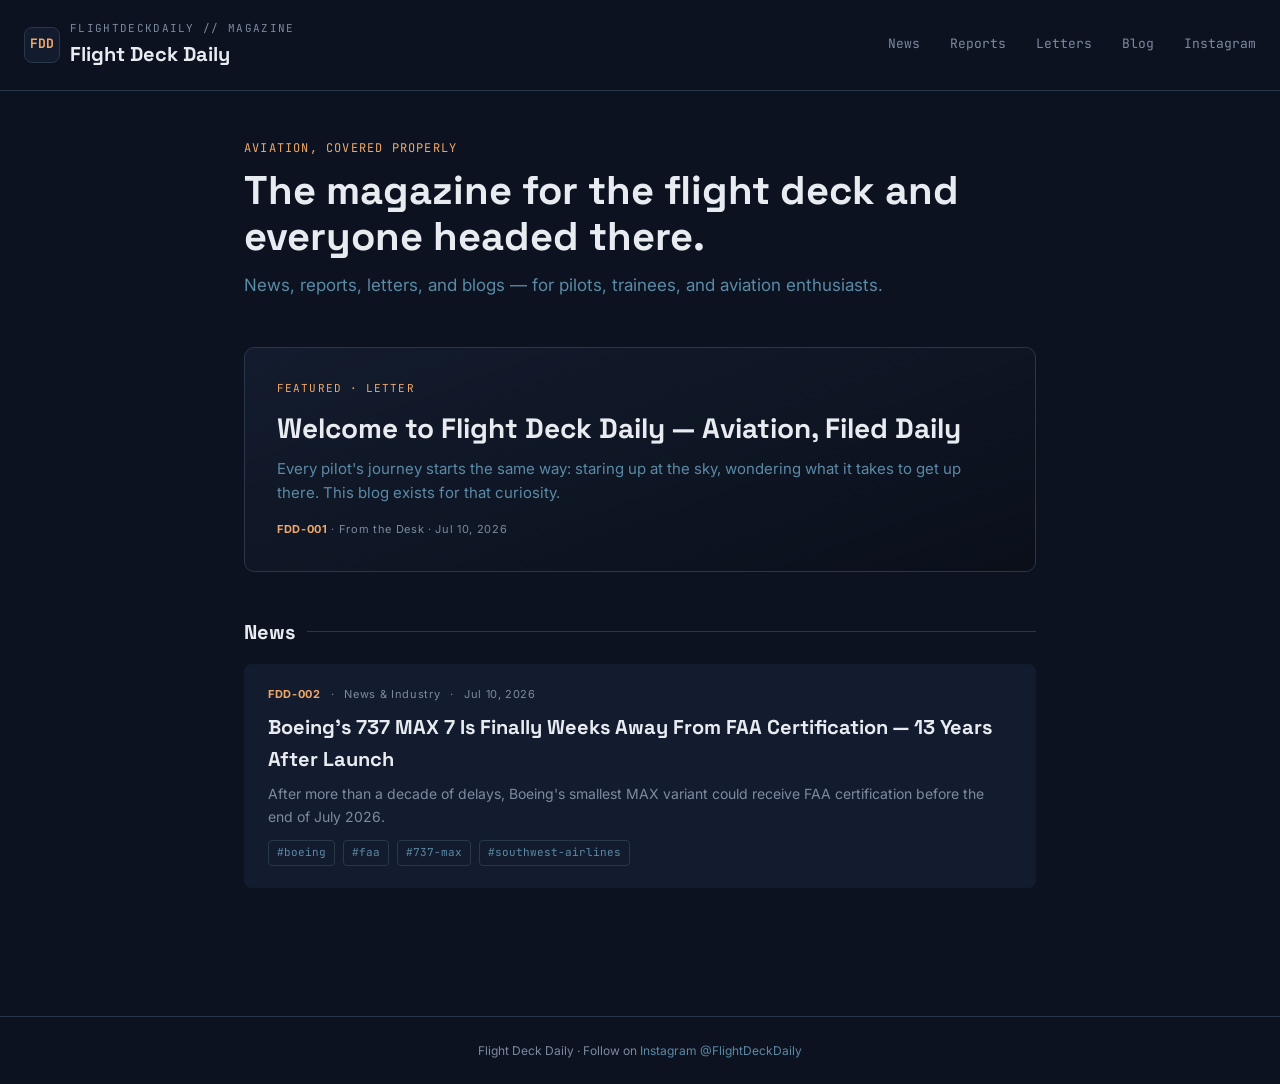
<file: index.html>
<!DOCTYPE html>
<html lang="en">
<head>
  <meta charset="UTF-8" />
  <meta name="viewport" content="width=device-width, initial-scale=1.0" />
  <title>Flight Deck Daily — Aviation Magazine</title>
  <meta name="description" content="An aviation magazine covering news, reports, letters, and blogs for pilots and enthusiasts." />

  <meta property="og:title" content="Flight Deck Daily — Aviation Magazine" />
  <meta property="og:description" content="An aviation magazine covering news, reports, letters, and blogs for pilots and enthusiasts." />
  <meta property="og:image" content="/assets/og-image.png" />
  <meta property="og:type" content="website" />
  <meta name="twitter:card" content="summary_large_image" />

  <link rel="stylesheet" href="style.css" />
</head>
<body>
  <header class="site-header">
    <div class="brand">
      <div class="brand-mark">FDD</div>
      <div>
        <div class="brand-eyebrow mono">FLIGHTDECKDAILY // MAGAZINE</div>
        <div class="brand-title">Flight Deck Daily</div>
      </div>
    </div>
    <nav class="header-links mono">
      <a href="#news">News</a>
      <a href="#reports">Reports</a>
      <a href="#letters">Letters</a>
      <a href="#blog">Blog</a>
      <a href="https://instagram.com/FlightDeckDaily" target="_blank" rel="noopener">Instagram</a>
    </nav>
  </header>

  <main>
    <div class="hero">
      <div class="eyebrow mono">AVIATION, COVERED PROPERLY</div>
      <h1>The magazine for the flight deck and everyone headed there.</h1>
      <p>News, reports, letters, and blogs — for pilots, trainees, and aviation enthusiasts.</p>
    </div>

    <div id="featured-wrap"></div>
    <div id="sections-wrap"></div>
  </main>

  <footer>
    Flight Deck Daily · Follow on <a href="https://instagram.com/FlightDeckDaily" target="_blank" rel="noopener">Instagram @FlightDeckDaily</a>
  </footer>

  <script>
    const SECTIONS = [
      { key: 'News', id: 'news', label: 'News' },
      { key: 'Report', id: 'reports', label: 'Reports' },
      { key: 'Letter', id: 'letters', label: 'Letters' },
      { key: 'Blog', id: 'blog', label: 'Blog' },
    ];

    function fmtDate(d) {
      return new Date(d).toLocaleDateString(undefined, { month: 'short', day: '2-digit', year: 'numeric' });
    }

    function cardHTML(p) {
      return `
        <a class="post-card" href="post.html?slug=${encodeURIComponent(p.slug)}">
          <div class="meta">
            <span class="id">${p.id}</span>
            <span>·</span>
            <span>${p.beat}</span>
            <span>·</span>
            <span>${fmtDate(p.date)}</span>
          </div>
          <h2>${p.title}</h2>
          <p class="excerpt">${p.excerpt}</p>
          <div class="tags">
            ${(p.tags || []).map(t => `<span class="tag">#${t}</span>`).join('')}
          </div>
        </a>
      `;
    }

    function featuredHTML(p) {
      return `
        <a class="featured-card" href="post.html?slug=${encodeURIComponent(p.slug)}">
          <div class="featured-tag mono">FEATURED · ${p.type.toUpperCase()}</div>
          <h2>${p.title}</h2>
          <p>${p.excerpt}</p>
          <div class="meta">
            <span class="id">${p.id}</span>
            <span>·</span>
            <span>${p.beat}</span>
            <span>·</span>
            <span>${fmtDate(p.date)}</span>
          </div>
        </a>
      `;
    }

    async function loadPosts() {
      const featuredWrap = document.getElementById('featured-wrap');
      const sectionsWrap = document.getElementById('sections-wrap');

      try {
        const res = await fetch('posts.json');
        const posts = await res.json();

        if (!posts.length) {
          sectionsWrap.innerHTML = '<div class="empty-state">No posts filed yet.</div>';
          return;
        }

        posts.sort((a, b) => new Date(b.date) - new Date(a.date));

        featuredWrap.innerHTML = featuredHTML(posts[0]);

        const rest = posts.slice(1);
        let sectionsHTML = '';

        SECTIONS.forEach(section => {
          const items = rest.filter(p => p.type === section.key);
          if (!items.length) return;
          sectionsHTML += `
            <section id="${section.id}" class="mag-section">
              <div class="section-header">
                <h3>${section.label}</h3>
              </div>
              <div class="post-list">
                ${items.map(cardHTML).join('')}
              </div>
            </section>
          `;
        });

        sectionsWrap.innerHTML = sectionsHTML || '<div class="empty-state">More sections will appear here as you publish.</div>';
      } catch (e) {
        sectionsWrap.innerHTML = '<div class="empty-state">Couldn\'t load posts. Check posts.json is valid.</div>';
      }
    }
    loadPosts();
  </script>
</body>
</html>
</file>
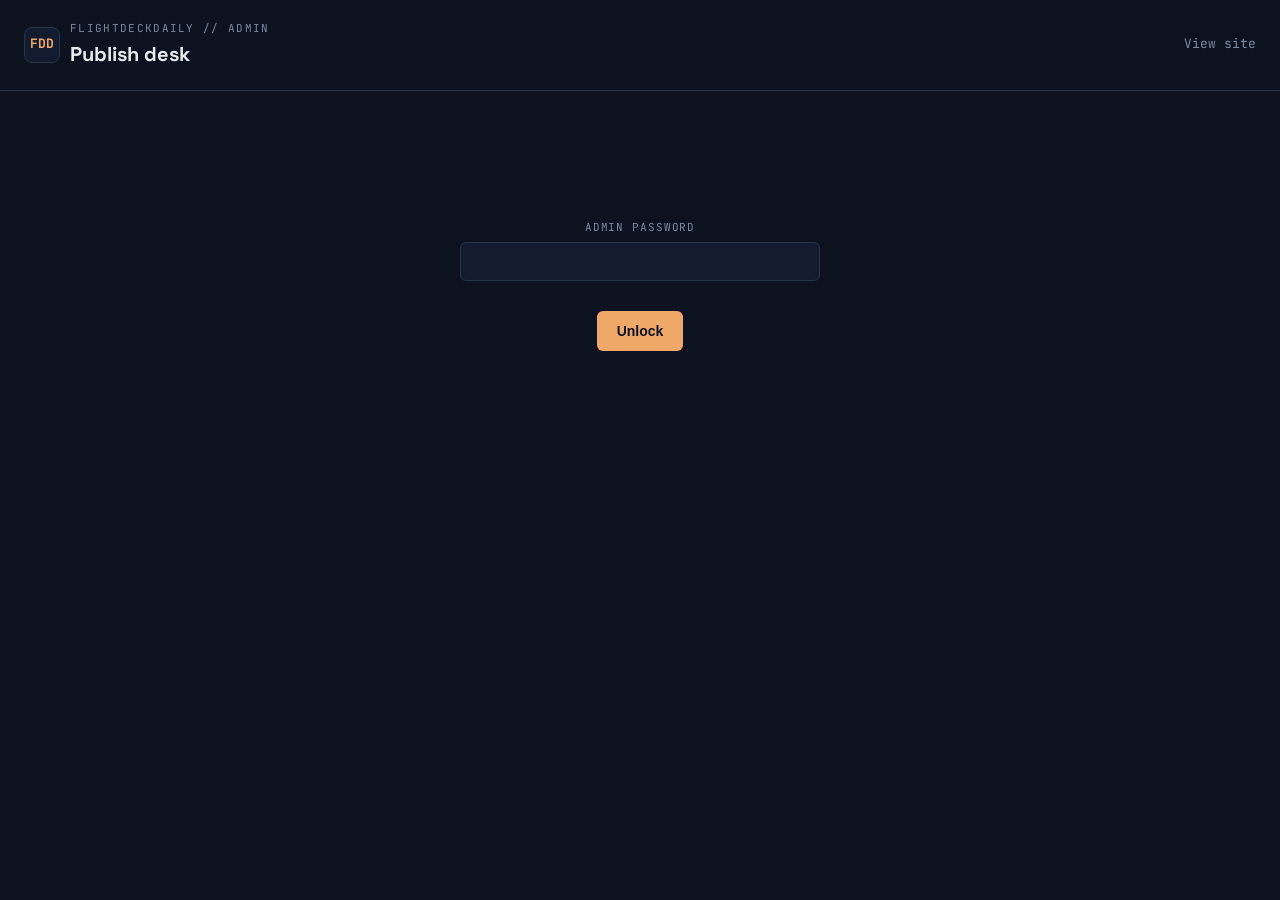
<file: admin.html>
<!DOCTYPE html>
<html lang="en">
<head>
  <meta charset="UTF-8" />
  <meta name="viewport" content="width=device-width, initial-scale=1.0" />
  <title>Admin — Flight Deck Daily</title>
  <link rel="stylesheet" href="style.css" />
  <style>
    .admin-wrap { max-width: 640px; }
    .field { margin-bottom: 18px; }
    .field label {
      display: block;
      font-family: 'JetBrains Mono', monospace;
      font-size: 11px;
      letter-spacing: 0.08em;
      color: var(--muted);
      margin-bottom: 6px;
    }
    .field input, .field textarea, .field select {
      width: 100%;
      background: var(--panel);
      border: 1px solid var(--divider);
      color: var(--text);
      padding: 10px 12px;
      border-radius: 6px;
      font-size: 14px;
      font-family: 'Inter', sans-serif;
      box-sizing: border-box;
    }
    .field textarea { resize: vertical; line-height: 1.6; }
    .publish-btn {
      background: var(--amber);
      color: var(--bg);
      border: none;
      border-radius: 6px;
      padding: 12px 20px;
      font-weight: 600;
      font-size: 14px;
      cursor: pointer;
    }
    .publish-btn:disabled { background: var(--divider); color: var(--muted); cursor: default; }
    #status { margin-top: 16px; font-size: 14px; }
    #status.ok { color: var(--steel); }
    #status.err { color: #D9695B; }
    #lock-screen { max-width: 360px; margin: 80px auto 0; text-align: center; }
    #lock-screen input { margin-bottom: 12px; }
  </style>
</head>
<body>
  <header class="site-header">
    <div class="brand">
      <div class="brand-mark">FDD</div>
      <div>
        <div class="brand-eyebrow mono">FLIGHTDECKDAILY // ADMIN</div>
        <div class="brand-title">Publish desk</div>
      </div>
    </div>
    <div class="header-links mono">
      <a href="index.html">View site</a>
    </div>
  </header>

  <main>
    <div id="lock-screen">
      <div class="field">
        <label for="password">ADMIN PASSWORD</label>
        <input type="password" id="password" />
      </div>
      <button class="publish-btn" onclick="unlock()">Unlock</button>
    </div>

    <div id="admin-form" class="admin-wrap" style="display:none;">
      <div class="hero" style="margin-bottom:32px;">
        <div class="eyebrow mono">NEW FILING</div>
        <h1 style="font-size:28px;">Publish a post</h1>
      </div>

      <div class="field">
        <label>PUBLISH DATE (leave as today to publish immediately, or pick a future date to queue it)</label>
        <input type="date" id="publish-date" />
      </div>

      <div class="field">
        <label>TITLE</label>
        <input type="text" id="title" placeholder="A specific, concrete headline" />
      </div>

      <div class="field">
        <label>SLUG (optional — auto-generated from title if left blank)</label>
        <input type="text" id="slug" placeholder="my-post-title" />
      </div>

      <div class="field">
        <label>TYPE (magazine section)</label>
        <select id="type">
          <option>Blog</option>
          <option>News</option>
          <option>Report</option>
          <option>Letter</option>
        </select>
      </div>

      <div class="field">
        <label>BEAT (sub-topic label)</label>
        <select id="beat">
          <option>News & Industry</option>
          <option>Aircraft Explainer</option>
          <option>Career & Training</option>
          <option>Aviation History</option>
          <option>Aviation English</option>
          <option>Flight Deck Daily</option>
        </select>
      </div>

      <div class="field">
        <label>TAGS (comma separated)</label>
        <input type="text" id="tags" placeholder="aviation, aircraft-systems, aerodynamics" />
      </div>

      <div class="field">
        <label>EXCERPT (optional — auto-generated from body if left blank)</label>
        <input type="text" id="excerpt" placeholder="One or two sentence teaser" />
      </div>

      <div class="field">
        <label>BODY (paragraphs separated by a blank line)</label>
        <textarea id="body" rows="16"></textarea>
      </div>

      <button class="publish-btn" id="publish-btn" onclick="publish()">File to manifest</button>
      <div id="status"></div>
    </div>
  </main>

  <script>
    function unlock() {
      const pw = document.getElementById('password').value;
      if (!pw) return;
      sessionStorage.setItem('fdd_admin_pw', pw);
      document.getElementById('lock-screen').style.display = 'none';
      document.getElementById('admin-form').style.display = 'block';
    }

    // auto-unlock if password already entered this session
    if (sessionStorage.getItem('fdd_admin_pw')) {
      document.getElementById('lock-screen').style.display = 'none';
      document.getElementById('admin-form').style.display = 'block';
    }

    // default the date field to today
    document.getElementById('publish-date').value = new Date().toISOString().split('T')[0];

    async function publish() {
      const btn = document.getElementById('publish-btn');
      const status = document.getElementById('status');
      const password = sessionStorage.getItem('fdd_admin_pw');

      const publishDate = document.getElementById('publish-date').value;
      const today = new Date().toISOString().split('T')[0];
      const isFuture = publishDate && publishDate > today;

      const post = {
        title: document.getElementById('title').value.trim(),
        slug: document.getElementById('slug').value.trim(),
        type: document.getElementById('type').value,
        beat: document.getElementById('beat').value,
        tags: document.getElementById('tags').value,
        excerpt: document.getElementById('excerpt').value.trim(),
        body: document.getElementById('body').value.trim(),
        date: publishDate || today,
      };

      if (!post.title || !post.body) {
        status.textContent = 'Title and body are required.';
        status.className = 'err';
        return;
      }

      btn.disabled = true;
      btn.textContent = 'Filing…';
      status.textContent = '';
      status.className = '';

      try {
        const res = await fetch(isFuture ? '/api/queue' : '/api/publish', {
          method: 'POST',
          headers: { 'Content-Type': 'application/json' },
          body: JSON.stringify({ password, post }),
        });
        const data = await res.json();

        if (!res.ok) {
          status.textContent = data.error || 'Something went wrong.';
          status.className = 'err';
        } else {
          status.textContent = isFuture
            ? `Queued for ${post.date}. It'll auto-publish that day.`
            : `Filed as ${data.id}. It'll be live in a few seconds after Vercel redeploys.`;
          status.className = 'ok';
          document.getElementById('title').value = '';
          document.getElementById('slug').value = '';
          document.getElementById('tags').value = '';
          document.getElementById('excerpt').value = '';
          document.getElementById('body').value = '';
        }
      } catch (e) {
        status.textContent = 'Network error — try again.';
        status.className = 'err';
      } finally {
        btn.disabled = false;
        btn.textContent = 'File to manifest';
      }
    }
  </script>
</body>
</html>
</file>
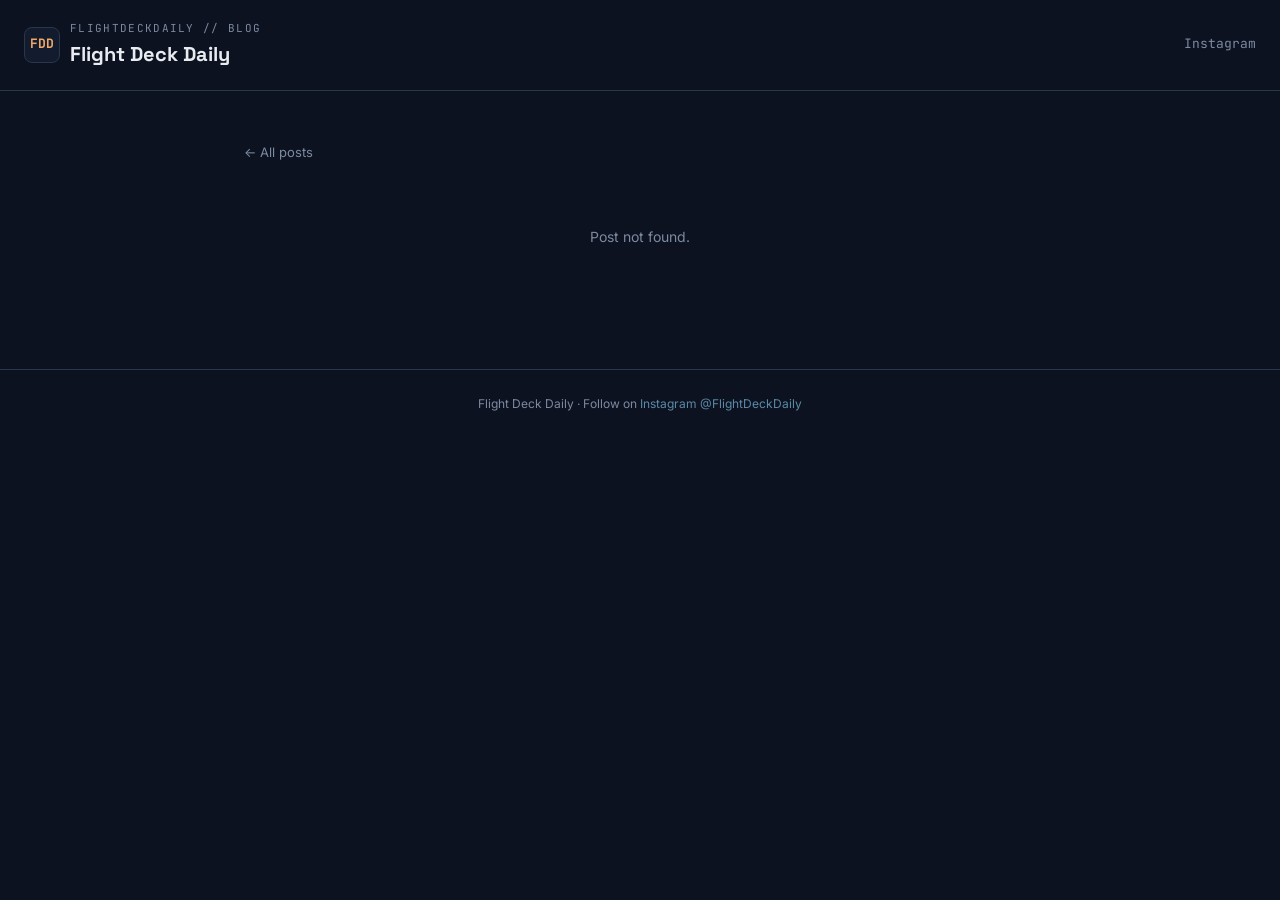
<file: post.html>
<!DOCTYPE html>
<html lang="en">
<head>
  <meta charset="UTF-8" />
  <meta name="viewport" content="width=device-width, initial-scale=1.0" />
  <title id="page-title">Flight Deck Daily</title>
  <meta id="meta-description" name="description" content="" />

  <meta id="og-title" property="og:title" content="" />
  <meta id="og-description" property="og:description" content="" />
  <meta property="og:image" content="/assets/og-image.png" />
  <meta property="og:type" content="article" />
  <meta name="twitter:card" content="summary_large_image" />

  <link rel="stylesheet" href="style.css" />
</head>
<body>
  <header class="site-header">
    <div class="brand">
      <div class="brand-mark">FDD</div>
      <div>
        <div class="brand-eyebrow mono">FLIGHTDECKDAILY // BLOG</div>
        <div class="brand-title">Flight Deck Daily</div>
      </div>
    </div>
    <div class="header-links mono">
      <a href="https://instagram.com/FlightDeckDaily" target="_blank" rel="noopener">Instagram</a>
    </div>
  </header>

  <main>
    <a class="back-link" href="index.html">&larr; All posts</a>
    <div id="post-detail" class="post-detail">
      <div class="empty-state">Loading…</div>
    </div>
  </main>

  <footer>
    Flight Deck Daily · Follow on <a href="https://instagram.com/FlightDeckDaily" target="_blank" rel="noopener">Instagram @FlightDeckDaily</a>
  </footer>

  <script>
    async function loadPost() {
      const params = new URLSearchParams(window.location.search);
      const slug = params.get('slug');
      const container = document.getElementById('post-detail');

      try {
        const res = await fetch('posts.json');
        const posts = await res.json();
        const post = posts.find(p => p.slug === slug);

        if (!post) {
          container.innerHTML = '<div class="empty-state">Post not found.</div>';
          return;
        }

        document.getElementById('page-title').textContent = post.title + ' — Flight Deck Daily';
        document.getElementById('meta-description').setAttribute('content', post.excerpt);
        document.getElementById('og-title').setAttribute('content', post.title);
        document.getElementById('og-description').setAttribute('content', post.excerpt);

        container.innerHTML = `
          <div class="meta">${post.id} · ${post.type || 'Blog'} · ${post.beat} · ${new Date(post.date).toLocaleDateString(undefined, { month: 'short', day: '2-digit', year: 'numeric' })}</div>
          <h1>${post.title}</h1>
          <div class="body">${post.body}</div>
          <div class="tags">
            ${(post.tags || []).map(t => `<span class="tag">#${t}</span>`).join('')}
          </div>
        `;
      } catch (e) {
        container.innerHTML = '<div class="empty-state">Couldn\'t load this post.</div>';
      }
    }
    loadPost();
  </script>
</body>
</html>
</file>
<file: style.css>
@import url('https://fonts.googleapis.com/css2?family=Space+Grotesk:wght@500;700&family=Inter:wght@400;500;600&family=JetBrains+Mono:wght@400;500;700&display=swap');

:root {
  --bg: #0C1220;
  --panel: #131C2E;
  --panel-alt: #0A0F1A;
  --text: #E8ECF1;
  --muted: #7C8AA0;
  --amber: #F0A868;
  --steel: #5B8AA6;
  --divider: #28374A;
}

* { box-sizing: border-box; }

body {
  margin: 0;
  background: var(--bg);
  color: var(--text);
  font-family: 'Inter', sans-serif;
  line-height: 1.6;
}

.mono { font-family: 'JetBrains Mono', monospace; }

a { color: inherit; text-decoration: none; }

header.site-header {
  border-bottom: 1px solid var(--divider);
  padding: 20px 24px;
  display: flex;
  align-items: center;
  justify-content: space-between;
  flex-wrap: wrap;
  gap: 12px;
}

.brand {
  display: flex;
  align-items: center;
  gap: 10px;
}

.brand-mark {
  width: 36px;
  height: 36px;
  border-radius: 8px;
  background: var(--panel);
  border: 1px solid var(--divider);
  display: flex;
  align-items: center;
  justify-content: center;
  color: var(--amber);
  font-weight: 700;
  font-family: 'JetBrains Mono', monospace;
  font-size: 13px;
}

.brand-eyebrow {
  font-size: 11px;
  letter-spacing: 0.12em;
  color: var(--muted);
}

.brand-title {
  font-family: 'Space Grotesk', sans-serif;
  font-size: 20px;
  font-weight: 700;
}

.header-links {
  display: flex;
  gap: 20px;
  font-size: 13px;
  color: var(--muted);
}

.header-links a:hover { color: var(--amber); }

main {
  max-width: 840px;
  margin: 0 auto;
  padding: 48px 24px 80px;
}

.hero {
  margin-bottom: 48px;
}

.hero .eyebrow {
  font-size: 12px;
  letter-spacing: 0.1em;
  color: var(--amber);
  margin-bottom: 10px;
}

.hero h1 {
  font-family: 'Space Grotesk', sans-serif;
  font-size: 40px;
  font-weight: 700;
  margin: 0 0 12px;
  line-height: 1.15;
}

.hero p {
  color: var(--steel);
  font-size: 17px;
  margin: 0;
}

.header-links a { margin-left: 4px; }
.header-links a:not(:last-child) { margin-right: 6px; }

.featured-card {
  display: block;
  background: linear-gradient(160deg, var(--panel) 0%, var(--panel-alt) 100%);
  border: 1px solid var(--divider);
  border-radius: 10px;
  padding: 32px;
  margin-bottom: 44px;
  transition: border-color 0.15s ease;
}

.featured-card:hover { border-color: var(--amber); }

.featured-tag {
  font-size: 11px;
  color: var(--amber);
  letter-spacing: 0.1em;
  margin-bottom: 14px;
}

.featured-card h2 {
  font-family: 'Space Grotesk', sans-serif;
  font-size: 28px;
  margin: 0 0 12px;
  line-height: 1.2;
}

.featured-card p {
  color: var(--steel);
  font-size: 15px;
  margin: 0 0 16px;
}

.featured-card .meta {
  font-size: 11px;
  color: var(--muted);
  letter-spacing: 0.06em;
}

.featured-card .meta .id { color: var(--amber); font-weight: 700; }

.mag-section {
  margin-bottom: 48px;
}

.section-header {
  display: flex;
  align-items: center;
  gap: 12px;
  margin-bottom: 16px;
}

.section-header h3 {
  font-family: 'Space Grotesk', sans-serif;
  font-size: 20px;
  margin: 0;
  white-space: nowrap;
}

.section-header::after {
  content: '';
  flex: 1;
  height: 1px;
  background: var(--divider);
}

.post-list {
  display: flex;
  flex-direction: column;
  gap: 1px;
  background: var(--divider);
  border-radius: 8px;
  overflow: hidden;
}

.post-card {
  background: var(--panel);
  padding: 22px 24px;
  display: block;
  transition: background 0.15s ease;
}

.post-card:hover { background: var(--panel-alt); }

.post-card .meta {
  font-size: 11px;
  color: var(--muted);
  letter-spacing: 0.06em;
  margin-bottom: 8px;
  display: flex;
  gap: 10px;
  align-items: center;
}

.post-card .meta .id { color: var(--amber); font-weight: 700; }

.post-card h2 {
  font-family: 'Space Grotesk', sans-serif;
  font-size: 20px;
  margin: 0 0 8px;
}

.post-card .excerpt {
  color: var(--muted);
  font-size: 14px;
  margin: 0;
}

.tags {
  margin-top: 12px;
  display: flex;
  gap: 8px;
  flex-wrap: wrap;
}

.tag {
  font-size: 11px;
  color: var(--steel);
  border: 1px solid var(--divider);
  padding: 3px 8px;
  border-radius: 4px;
  font-family: 'JetBrains Mono', monospace;
}

.back-link {
  display: inline-flex;
  align-items: center;
  gap: 6px;
  color: var(--muted);
  font-size: 13px;
  margin-bottom: 24px;
}

.back-link:hover { color: var(--amber); }

.post-detail .meta {
  font-family: 'JetBrains Mono', monospace;
  font-size: 12px;
  color: var(--amber);
  margin-bottom: 12px;
}

.post-detail h1 {
  font-family: 'Space Grotesk', sans-serif;
  font-size: 32px;
  margin: 0 0 24px;
  line-height: 1.2;
}

.post-detail .body {
  font-size: 16px;
  color: #D5DCE5;
  white-space: pre-wrap;
}

footer {
  border-top: 1px solid var(--divider);
  padding: 24px;
  text-align: center;
  font-size: 12px;
  color: var(--muted);
}

footer a { color: var(--steel); }

.empty-state {
  color: var(--muted);
  font-size: 14px;
  padding: 40px 0;
  text-align: center;
}

@media (max-width: 600px) {
  .hero h1 { font-size: 30px; }
}
</file>
